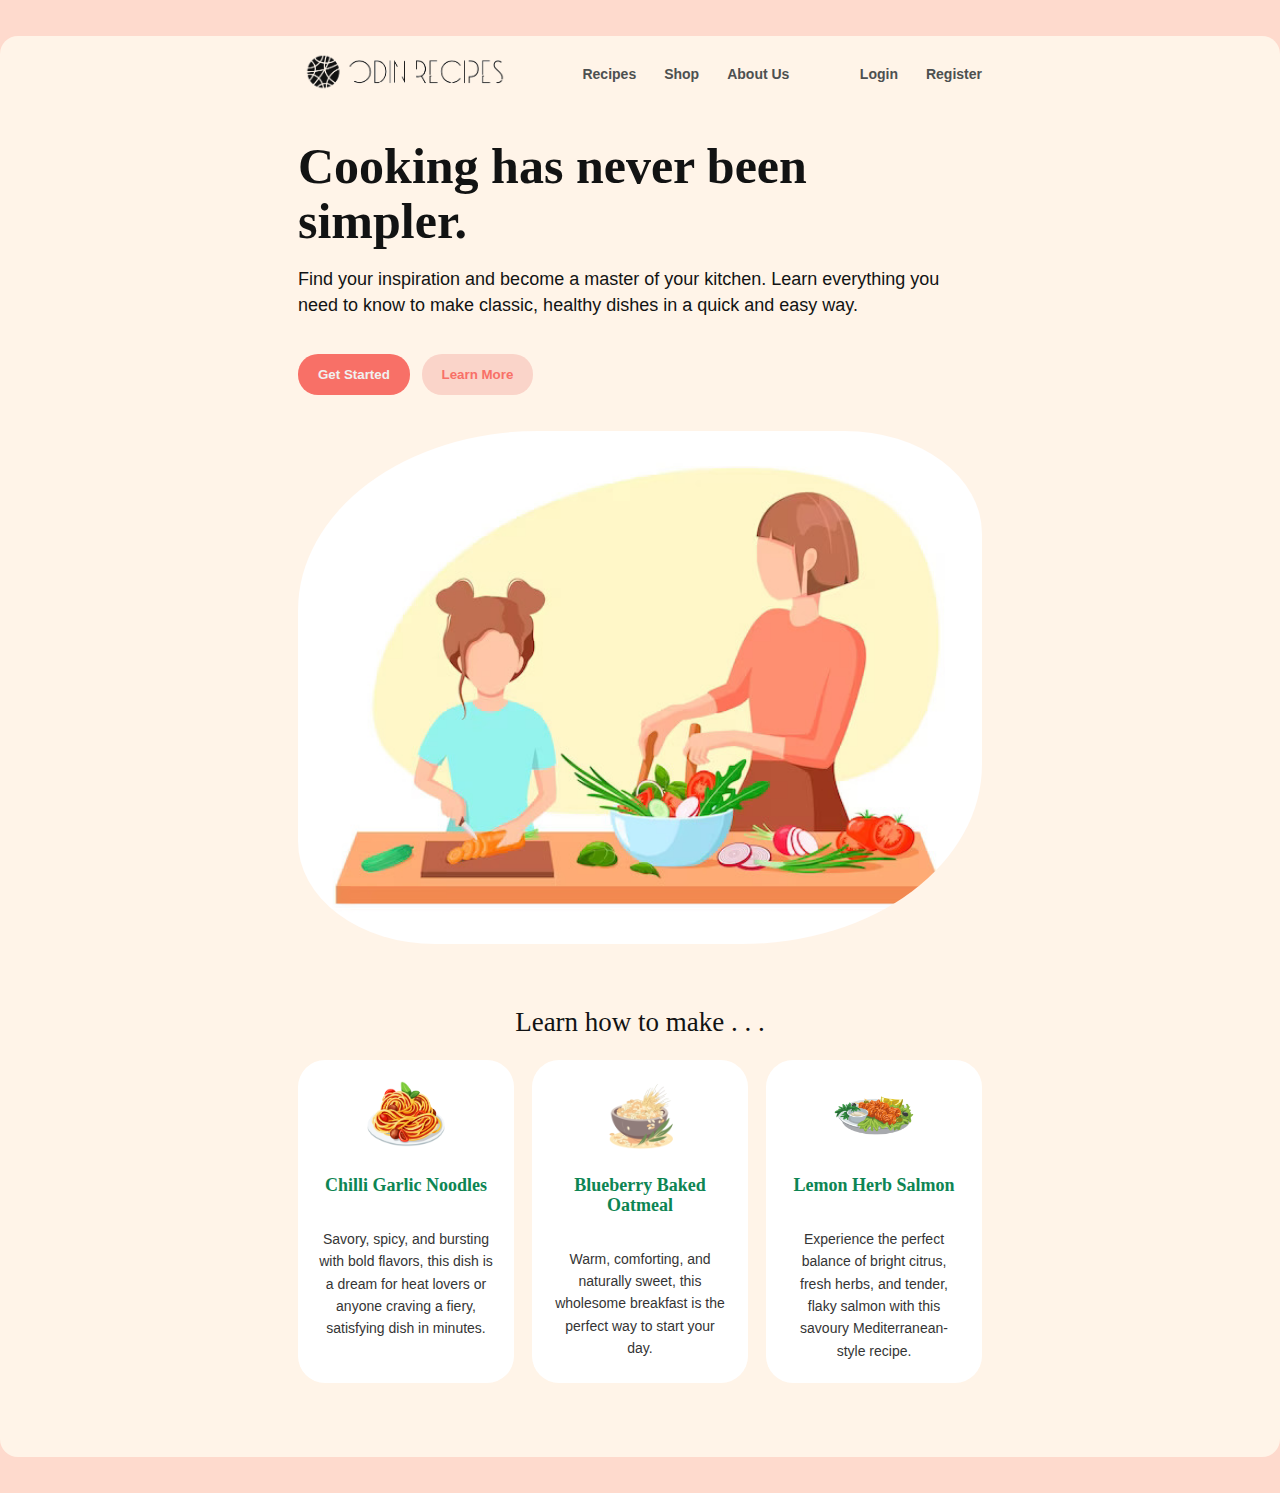
<file: index.html>
<!DOCTYPE html>
<html lang="en">
<head>
  <meta charset="UTF-8">
  <meta name="viewport" content="width=device-width, initial-scale=1.0">
  <title>Odin Recipes</title>
  <link rel="stylesheet" href="style.css">
</head>
<body>
  <div class="site-container">
    <header class="site-header">
      <div class="top-nav-content">
        <div class="top-nav-logo">
          <a href="./index.html"><img src="./images/odin-recipes-logo-fff4e8.png" alt="odin-recipes-logo" width="439" height="83"></a>
        </div>
        <nav class="top-nav-menu">
          <ul class="main items">
            <li>Recipes</li>
            <li>Shop</li>
            <li>About Us</li>
          </ul>
        </nav>
        <div class="top-nav-login">
          <ul class="login items">
            <li>Login</li>
            <li>Register</li>
          </ul>    
        </div>
      </div>
    </header>
    <main class="site-main">
      <div class="main-content-wrapper">
        <section class="post-header">
          <div class="text-container">
            <h1 class="text">Cooking has never been simpler.</h1>
            <p class="text">Find your inspiration and become a master of your kitchen. Learn everything you need to know to make classic, healthy dishes in a quick and easy way.</p>
            <div class="button-container">
              <button class="green-button">Get Started</button>
              <button class="muted-button">Learn More</button>
            </div>
          </div>
          <div class="image-wrapper">
            <img src="./images/healthy-cooking.jpg" alt="Mother and daughter preparing ingredients on kitchen counter" width="626" height="469">
          </div>
        </section>
        <section class="module">
          <h2>Learn how to make . . .</h2>
          <div class="card-container">
            <div class="card two">
              <div class="image-container">
                <img src="./images/noodles.png" alt="Noodles"/ width="3299" height="2716">
              </div>
              <h3>Chilli Garlic Noodles</h3>
              <p>Savory, spicy, and bursting with bold flavors, this dish is a dream for heat lovers or anyone craving a fiery, satisfying dish in minutes.</p>
            </div>
            <div class="card one">
              <div class="image-container">
                <img src="./images/oatmeal.png" alt="Oatmeal"/ width="360" height="360">
              </div>
              <h3>Blueberry Baked Oatmeal</h3>
              <p>Warm, comforting, and naturally sweet, this wholesome breakfast is the perfect way to start your day.</p>
            </div>
            <div class="card three">
              <div class="image-container">
                <img src="./images/salmon2.png" alt="Salmon"/ width="1280" height="969">
              </div>
              <a href="./recipes/lemon-herb-salmon.html">
                <h3>Lemon Herb Salmon</h3>
              </a>
              <p>Experience the perfect balance of bright citrus, fresh herbs, and tender, flaky salmon with this savoury Mediterranean-style recipe.</p>
            </div>
          </div>
        </section>
      </div>
    </main>
    <footer class="site-footer"></footer>
  </div>
</body>
</html>
</file>
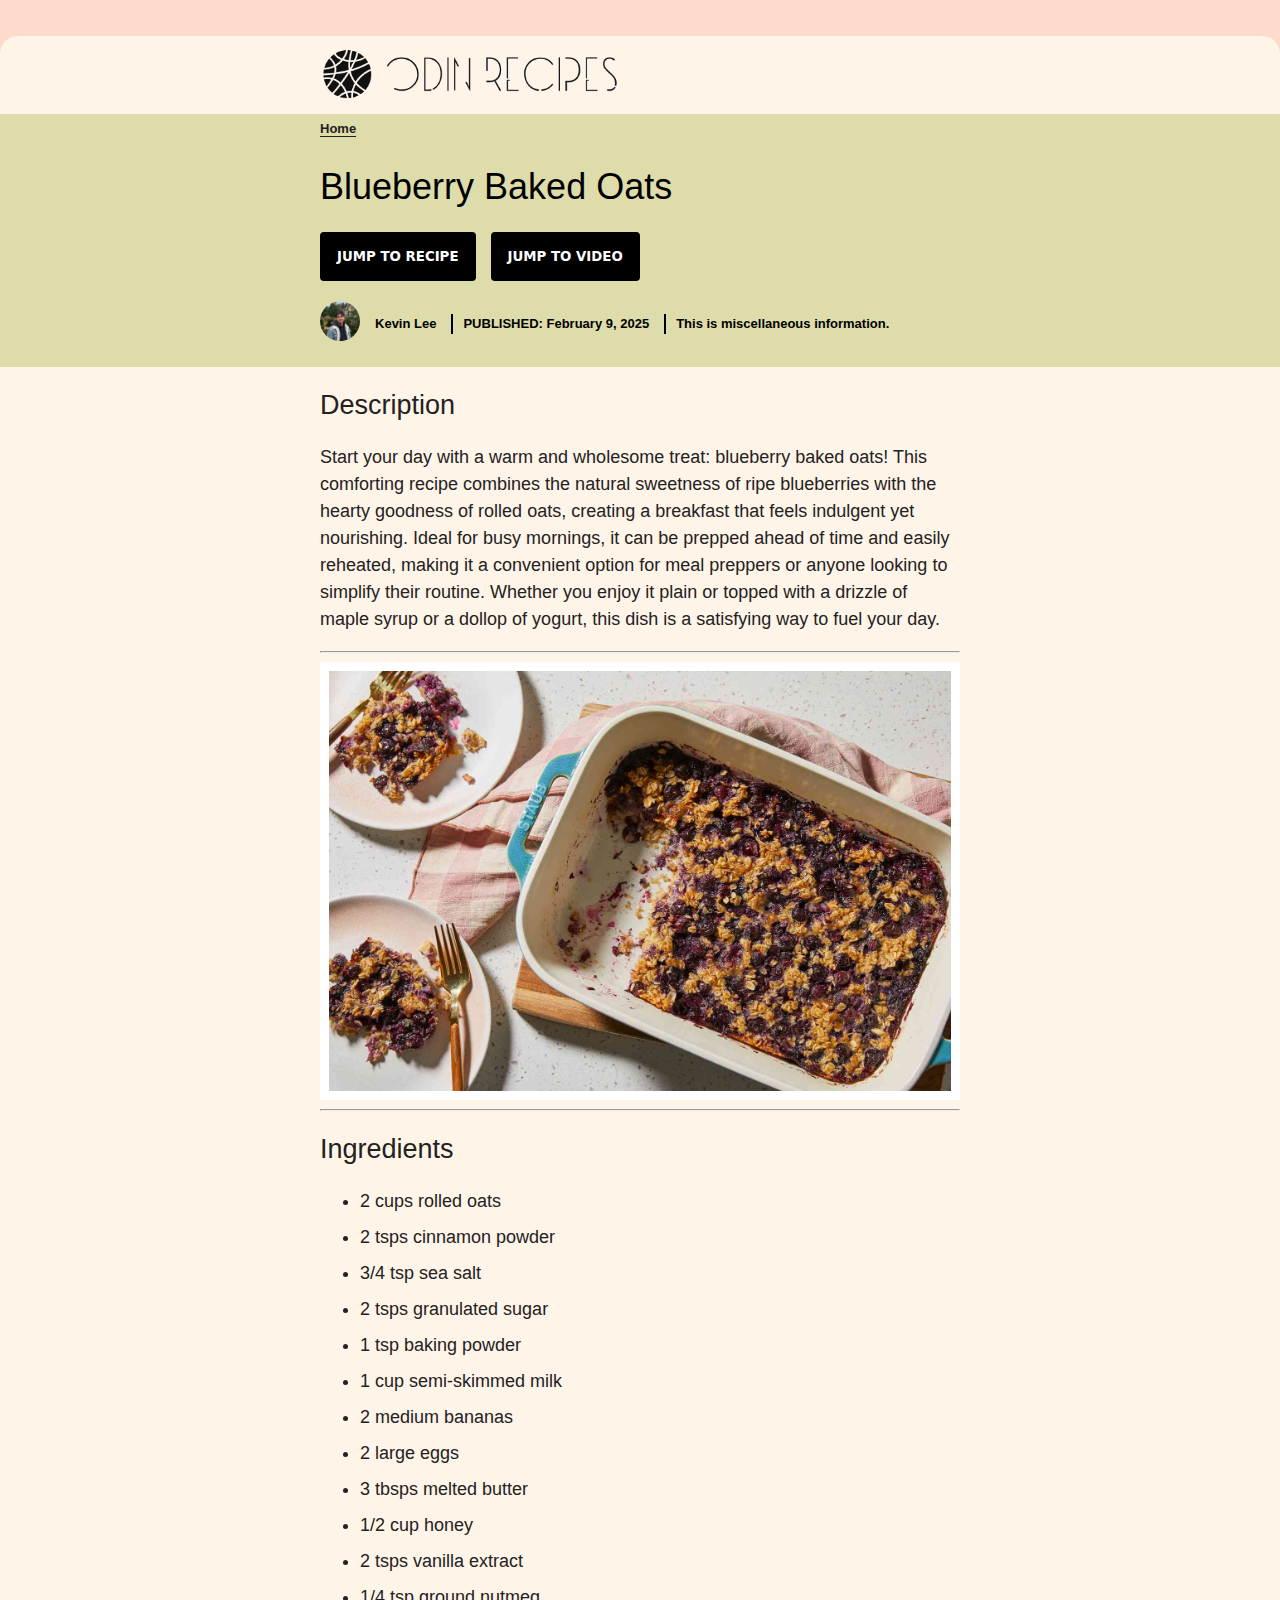
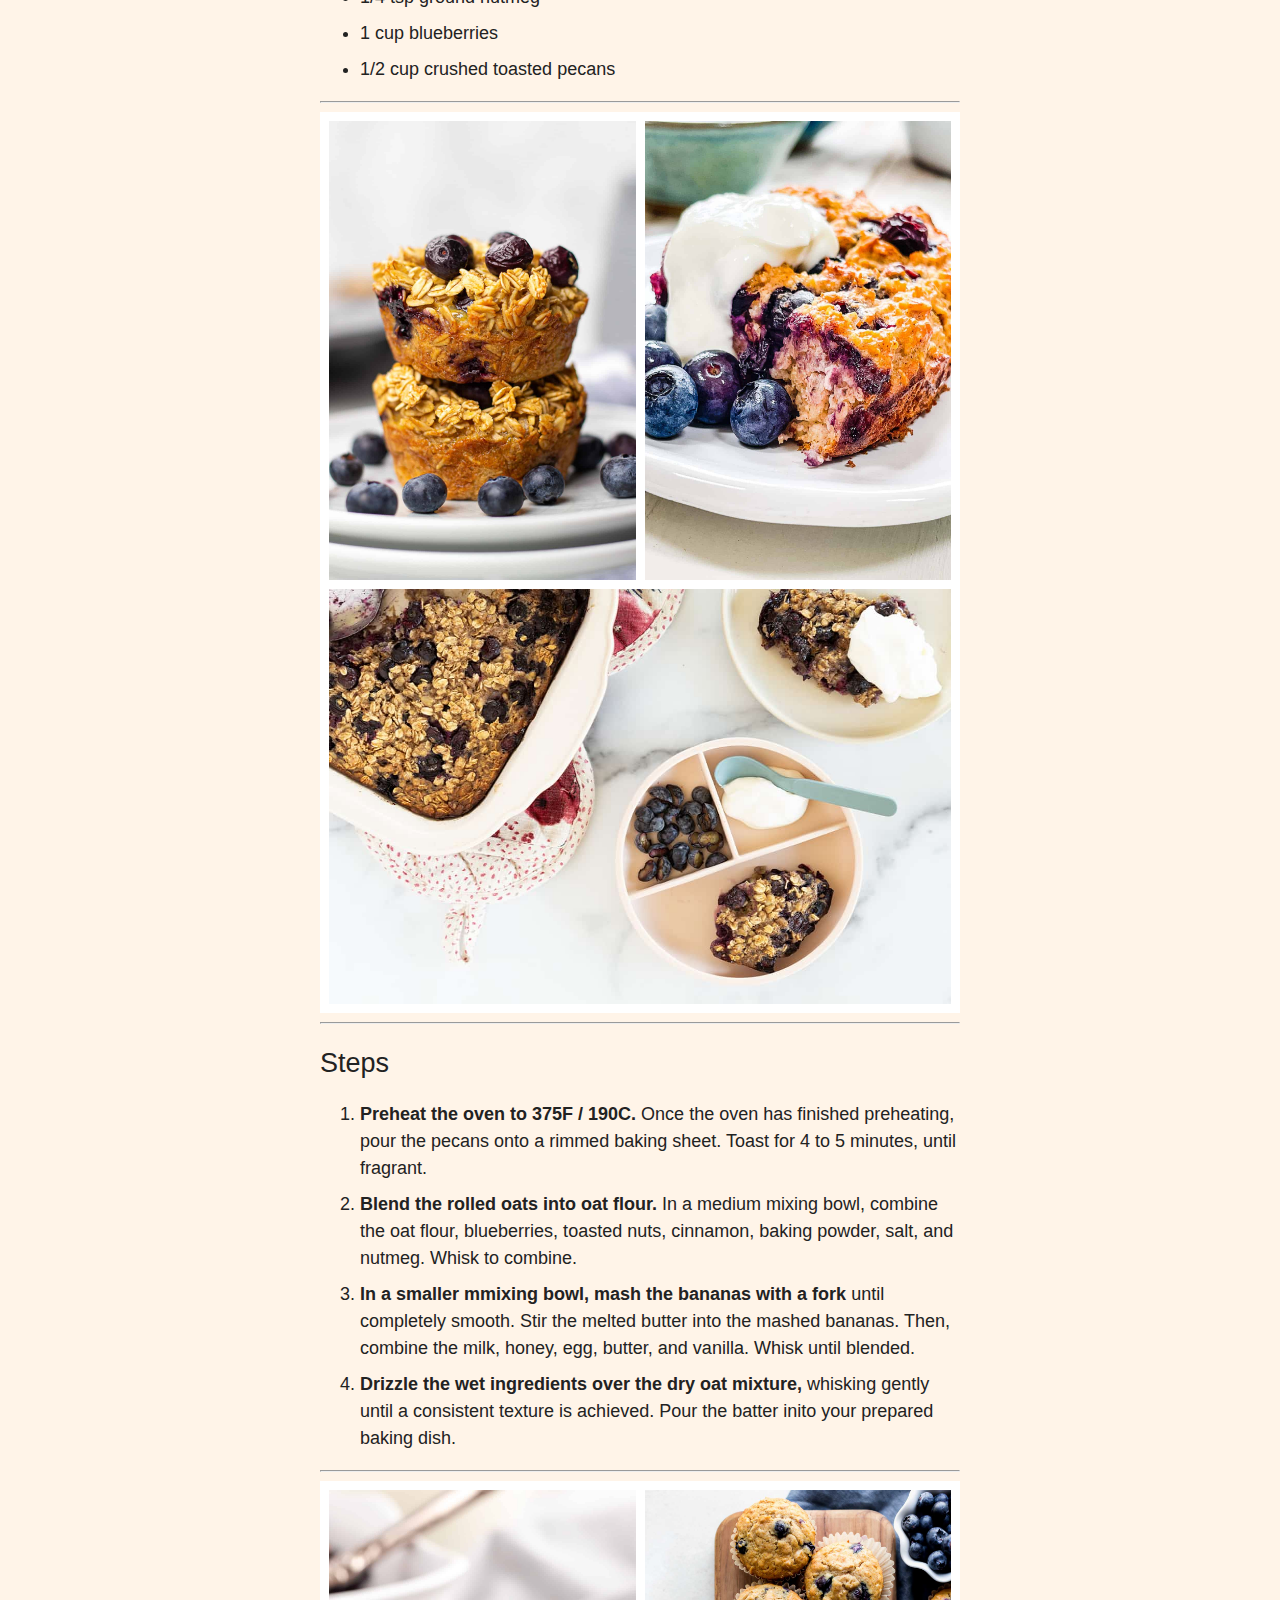
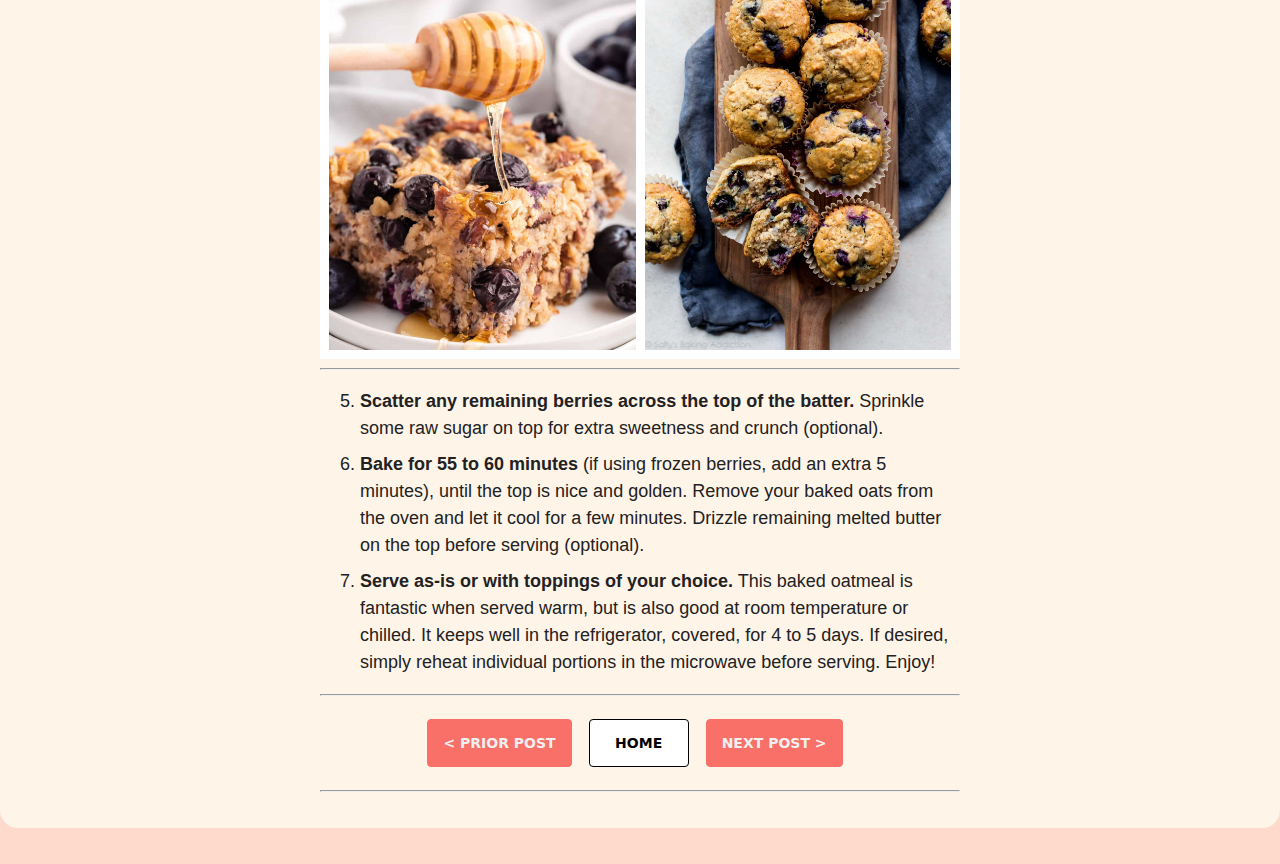
<file: recipes/blueberry-baked-oats.html>
<!DOCTYPE html>
<html lang="en">
<head>
  <meta charset="UTF-8">
  <meta name="viewport" content="width=device-width, initial-scale=1.0">
  <title>Blueberry Baked Oats | Odin Recipes</title>
  <link rel="stylesheet" href="./blueberry-baked-oats.css">
</head>
<body>
  <div class="site-container">
    <header class="site-header">
      <div class="site-header-inner">
        <div class="site-header-logo">
          <img src="../images/odin-recipes-logo-fff4e8.png">
        </div>
      </div>
    </header>
    <header class="entry-header">
      <div class="entry-header-inner">
        <div class="breadcrumbs">
          <a href="../index.html">Home</a>
        </div>
        <div class="entry-header-title">
          <h1>Blueberry Baked Oats</h1>
        </div>
        <div class="entry-header-links">
          <a href="#recipe-start"><button>JUMP TO RECIPE</button></a>
          <a href="https://www.youtube.com/watch?v=4lbGA4ntBUc"><button>JUMP TO VIDEO</button></a>
        </div>
        <div class="entry-header-meta">
          <div class="entry-author-img">
            <img src="../images/kevin-lee.png" alt="Auth-Image" width="737" height="737">
          </div>
          <div class="entry-author">  
            <p>Kevin Lee</p>
          </div>
          <div class="entry-date">
            <p>PUBLISHED: February 9, 2025</p>
          </div>
          <div class="entry-misc">
            <p>This is miscellaneous information.</p>
          </div>
        </div>
      </div>
    </header>
    <main class="site-content">
      <div class="description">
        <div>
          <h2>Description</h2>
          <p>Start your day with a warm and wholesome treat: blueberry baked oats! This comforting recipe combines the natural sweetness of ripe blueberries with the hearty goodness of rolled oats, creating a breakfast that feels indulgent yet nourishing. Ideal for busy mornings, it can be prepped ahead of time and easily reheated, making it a convenient option for meal preppers or anyone looking to simplify their routine. Whether you enjoy it plain or topped with a drizzle of maple syrup or a dollop of yogurt, this dish is a satisfying way to fuel your day.</p>
        </div>
      </div>
      <hr>
      <div class="image-container">
        <img class="intro-img" src="../images/bb-oatmeal1.jpg" alt="Baked blueberry oats being served from a deep baking pan" width="1500" length="1013">
      </div>
      <hr>
      <div id="recipe-start" class="ingredients">
        <h2>Ingredients</h2>
        <ul>
          <li>2 cups rolled oats</li>
          <li>2 tsps cinnamon powder</li>
          <li>3/4 tsp sea salt</li>
          <li>2 tsps granulated sugar</li>
          <li>1 tsp baking powder</li>
          <li>1 cup semi-skimmed milk</li>
          <li>2 medium bananas</li>
          <li>2 large eggs</li>
          <li>3 tbsps melted butter</li>
          <li>1/2 cup honey</li>
          <li>2 tsps vanilla extract</li>
          <li>1/4 tsp ground nutmeg</li>
          <li>1 cup blueberries</li>
          <li>1/2 cup crushed toasted pecans</li>
        </ul>
      </div>
      <hr>
      <div class="image-container">
        <img class="middle-img" src="../images/bb-oatmeal2.jpg" alt="Blueberry" width="1200" height="1800">
        <img class="middle-img" src="../images/bb-oatmeal4.jpg" alt="Blueberry" width="1200" height="1600">
        <img class="middle-img" src="../images/bb-oatmeal6.jpg" alt="Blueberry" width="1200" height="800">
      </div>
      <hr>
      <div class="steps-1">
        <h2>Steps</h2>
        <ol>
          <li><b>Preheat the oven to 375F / 190C.</b> Once the oven has finished preheating, pour the pecans onto a rimmed baking sheet. Toast for 4 to 5 minutes, until fragrant.</li>
          <li><b>Blend the rolled oats into oat flour.</b> In a medium mixing bowl, combine the oat flour, blueberries, toasted nuts, cinnamon, baking powder, salt, and nutmeg. Whisk to combine.</li>
          <li><b>In a smaller mmixing bowl, mash the bananas with a fork</b> until completely smooth. Stir the melted butter into the mashed bananas. Then, combine the milk, honey, egg, butter, and vanilla. Whisk until blended.</li>
          <li><b>Drizzle the wet ingredients over the dry oat mixture,</b> whisking gently until a consistent texture is achieved. Pour the batter inito your prepared baking dish.</li>
      </ol>
      </div>
      <hr>
      <div class="image-container">
        <img class="middle-img" src="../images/bb-oatmeal8.jpg" alt="Blueberry" width="1200" height="1800">
        <img class="middle-img" src="../images/bb-oatmeal5.jpg" alt="Blueberry" width="1200" height="1800">
      </div>
      <hr>
      <div class="steps-2">
        <ol start="5">
          <li><b>Scatter any remaining berries across the top of the batter.</b> Sprinkle some raw sugar on top for extra sweetness and crunch (optional).</li>
          <li><b>Bake for 55 to 60 minutes</b> (if using frozen berries, add an extra 5 minutes), until the top is nice and golden. Remove your baked oats from the oven and let it cool for a few minutes. Drizzle remaining melted butter on the top before serving (optional).
          <li><b>Serve as-is or with toppings of your choice.</b> This baked oatmeal is fantastic when served warm, but is also good at room temperature or chilled. It keeps well in the refrigerator, covered, for 4 to 5 days. If desired, simply reheat individual portions in the microwave before serving. Enjoy!</li>
        </ol>  
      </div>
    </main>
    <footer class="site-footer">
      <div class="site-footer-inner">
        <hr>
        <nav class="bot-nav-content">
          <a class="prior-next" href="./chilli-garlic-noodles.html"><button>&#60 Prior Post</button></a>
          <a class="bot-nav-home" href="../index.html"><button>Home</button></a>
          <a class="prior-next" href="./lemon-herb-salmon.html"><button>Next Post &#62</button></a>
        </nav>
        <hr><br>
      </div>
    </footer>
  </div>
</body>
</html>
</file>
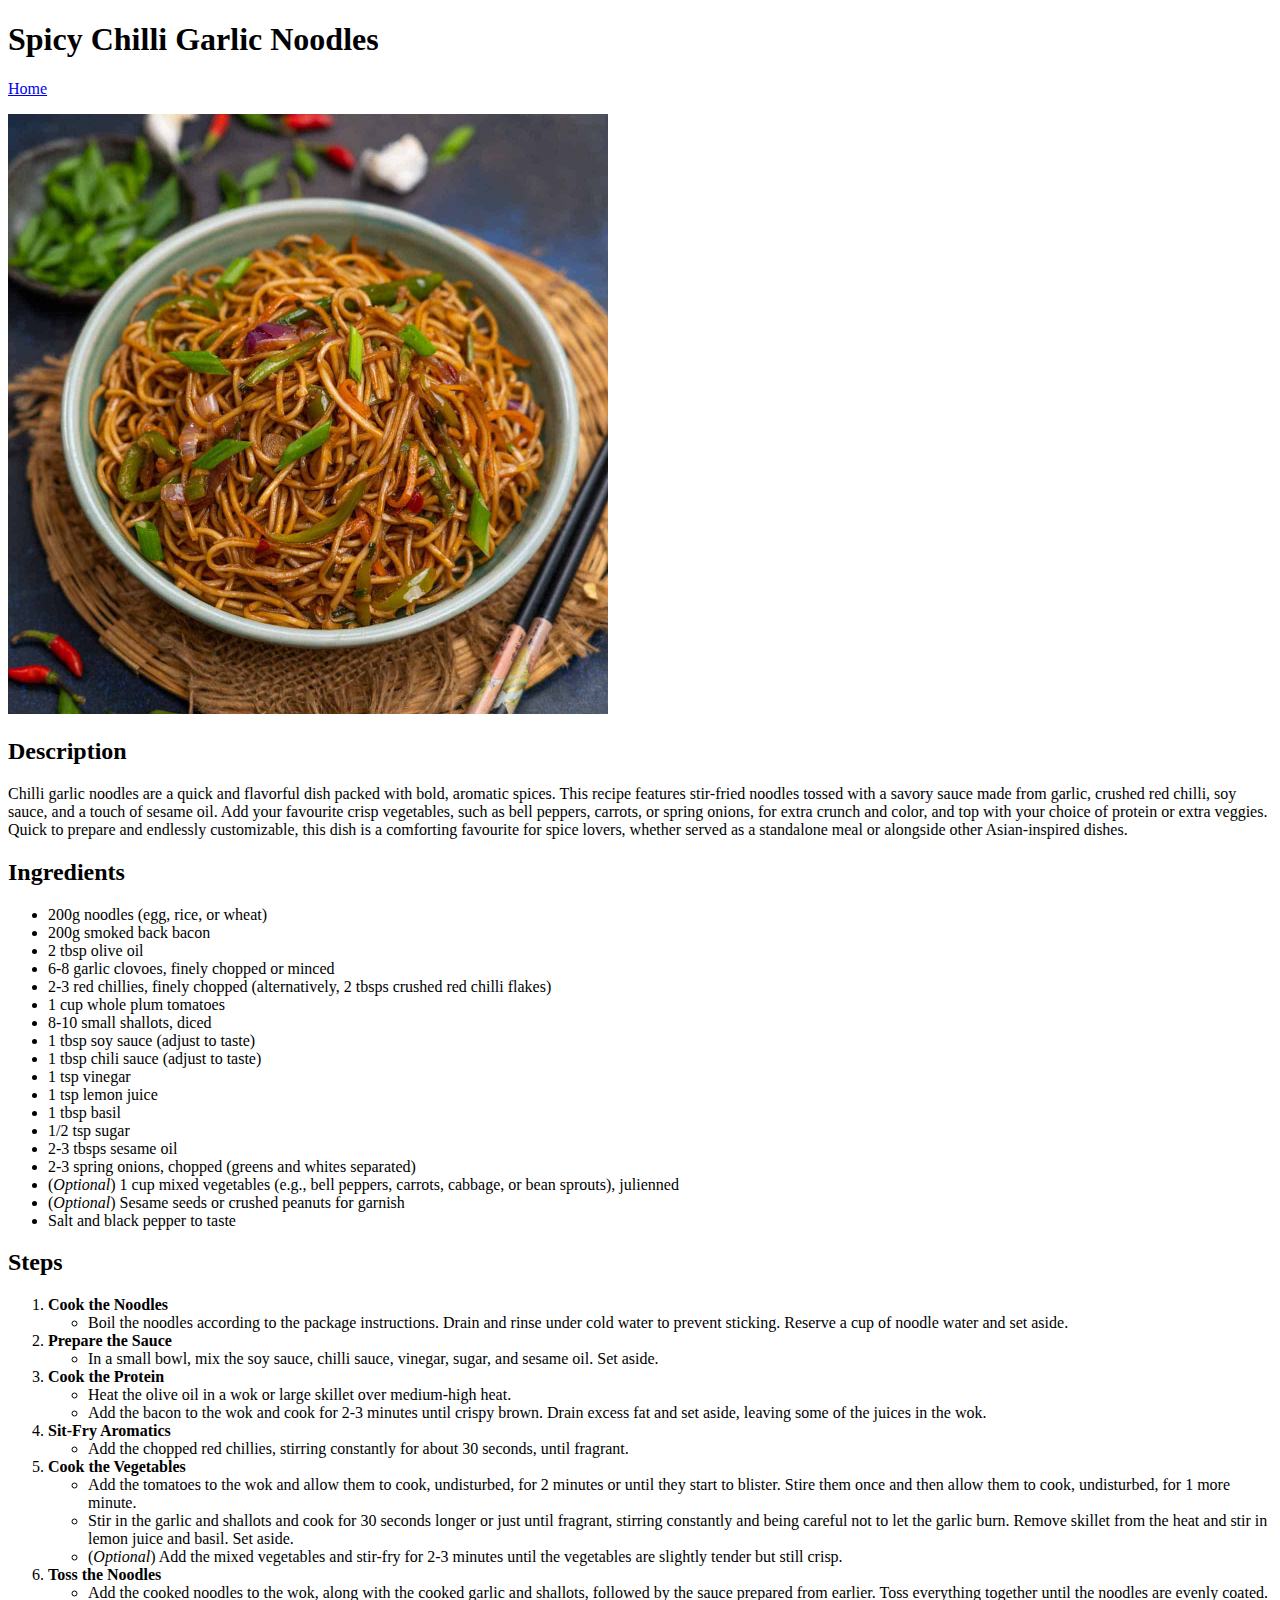
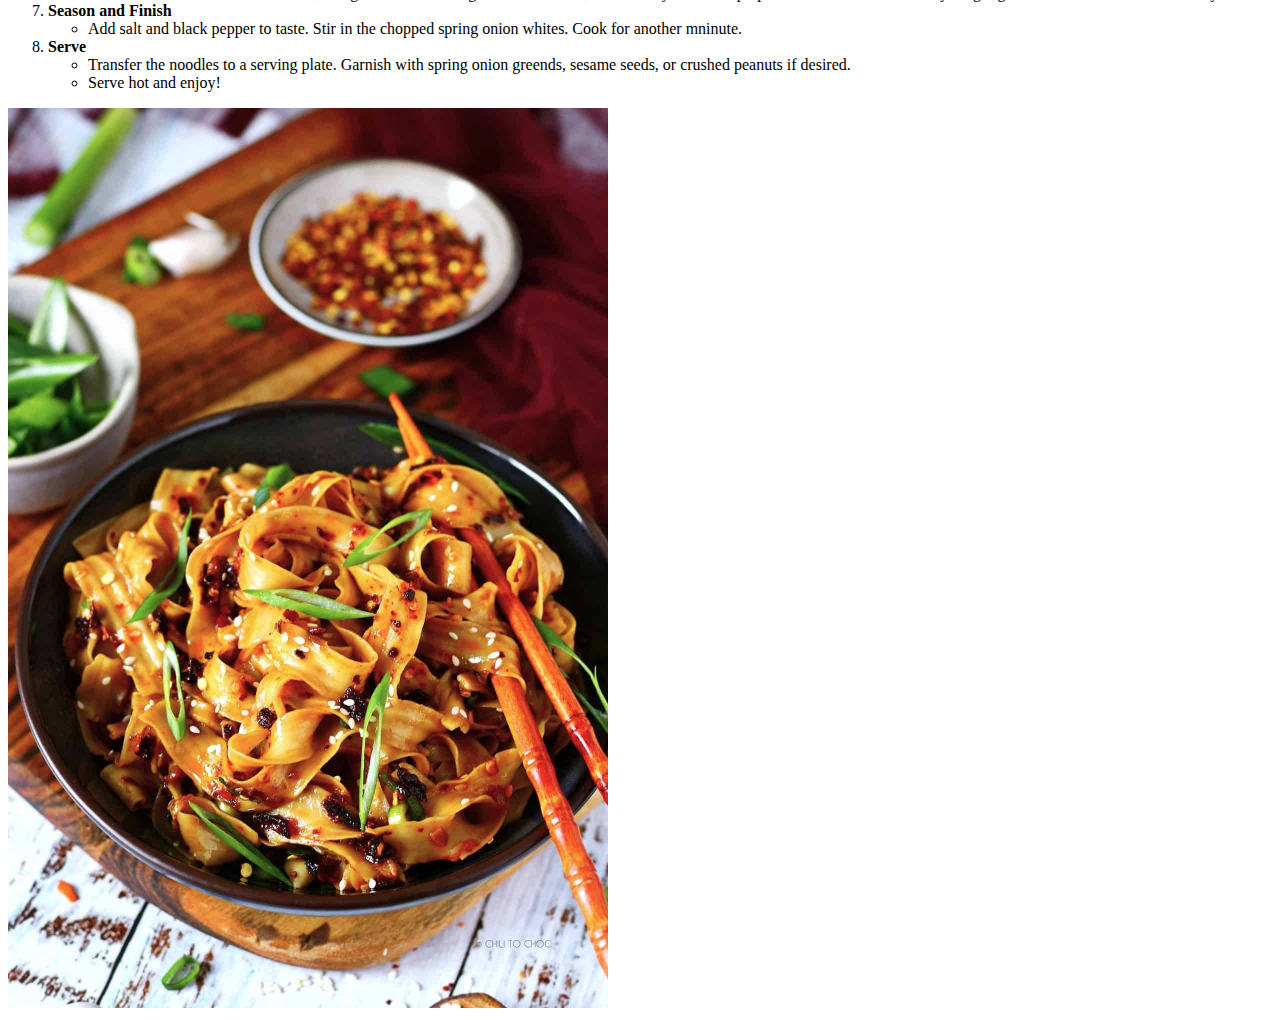
<file: recipes/chilli-garlic-noodles.html>
<!DOCTYPE html>
<html lang="en">
<head>
    <meta charset="UTF-8">
    <meta name="viewport" content="device=device-width, initial-scale=1.0">
    <title>Spicy Chilli Garlic Noodles | Odin Recipes</title>
</head>
<body>
    <h1>Spicy Chilli Garlic Noodles</h1>
        <p><a href="../index.html">Home</a></p>

    <img src="../images/cg-noodles1.jpg" alt="A white bowl containing chilli garliic noodles topped with bell peppers and onion, sitting on a hemp dining mat." width="600" length="600">

    <h2>Description</h2>
        <p>Chilli garlic noodles are a quick and flavorful dish packed with bold, aromatic spices. This recipe features stir-fried noodles tossed with a savory sauce made from garlic, crushed red chilli, soy sauce, and a touch of sesame oil. Add your favourite crisp vegetables, such as bell peppers, carrots, or spring onions, for extra crunch and color, and top with your choice of protein or extra veggies. Quick to prepare and endlessly customizable, this dish is a comforting favourite for spice lovers, whether served as a standalone meal or alongside other Asian-inspired dishes.</p>
    
    <h2>Ingredients</h2>
        <ul>
            <li>200g noodles (egg, rice, or wheat)</li>
            <li>200g smoked back bacon</li>
            <li>2 tbsp olive oil</li>
            <li>6-8 garlic clovoes, finely chopped or minced</li>
            <li>2-3 red chillies, finely chopped (alternatively, 2 tbsps crushed red chilli flakes)</li>
            <li>1 cup whole plum tomatoes</li>
            <li>8-10 small shallots, diced</li>
            <li>1 tbsp soy sauce (adjust to taste)</li>
            <li>1 tbsp chili sauce (adjust to taste)</li>
            <li>1 tsp vinegar</li>
            <li>1 tsp lemon juice</li>
            <li>1 tbsp basil</li>
            <li>1/2 tsp sugar</li>
            <li>2-3 tbsps sesame oil</li>
            <li>2-3 spring onions, chopped (greens and whites separated)</li>
            <li>(<em>Optional</em>) 1 cup mixed vegetables (e.g., bell peppers, carrots, cabbage, or bean sprouts), julienned</li>
            <li>(<em>Optional</em>) Sesame seeds or crushed peanuts for garnish</li>
            <li>Salt and black pepper to taste</li>
        </ul>

    <h2>Steps</h2>
        <ol>
            <li><strong>Cook the Noodles</strong>
                <ul>
                    <li>Boil the noodles according to the package instructions. Drain and rinse under cold water to prevent sticking. Reserve a cup of noodle water and set aside.</li>
                </ul>
            </li>
            <li><strong>Prepare the Sauce</strong>
                <ul>
                    <li>In a small bowl, mix the soy sauce, chilli sauce, vinegar, sugar, and sesame oil. Set aside.</li>
                </ul>
            </li>
            <li><strong>Cook the Protein</strong>
                <ul>
                    <li>Heat the olive oil in a wok or large skillet over medium-high heat.</li>
                    <li>Add the bacon to the wok and cook for 2-3 minutes until crispy brown. Drain excess fat and set aside, leaving some of the juices in the wok.</li>
                </ul>
            </li>
            <li><strong>Sit-Fry Aromatics</strong>
                <ul>
                    <li>Add the chopped red chillies, stirring constantly for about 30 seconds, until fragrant.</li>
                </ul>
            </li>
            <li><strong>Cook the Vegetables</strong>
                <ul>
                    <li>Add the tomatoes to the wok and allow them to cook, undisturbed, for 2 minutes or until they start to blister. Stire them once and then allow them to cook, undisturbed, for 1 more minute. </li>
                    <li>Stir in the garlic and shallots and cook for 30 seconds longer or just until fragrant, stirring constantly and being careful not to let the garlic burn. Remove skillet from the heat and stir in lemon juice and basil. Set aside.</li>
                    <li>(<em>Optional</em>) Add the mixed vegetables and stir-fry for 2-3 minutes until the vegetables are slightly tender but still crisp.</li>
                </ul>
            </li>
            <li><strong>Toss the Noodles</strong>
                <ul>
                    <li>Add the cooked noodles to the wok, along with the cooked garlic and shallots, followed by the sauce prepared from earlier. Toss everything together until the noodles are evenly coated.</li>
                </ul>
            </li>
            <li><strong>Season and Finish</strong>
                <ul>
                    <li>Add salt and black pepper to taste. Stir in the chopped spring onion whites. Cook for another mninute.</li>
                </ul>
            </li>
            <li><strong>Serve</strong>
                <ul>
                    <li>Transfer the noodles to a serving plate. Garnish with spring onion greends, sesame seeds, or crushed peanuts if desired.</li>
                    <li>Serve hot and enjoy!</li>
                </ul>
            </li>
        </ol>

        <img src="../images/cg-noodles2.jpg" alt="Bowl of noodles served with sesame seeds." width="600" length="900">

</body>
</html>
</file>
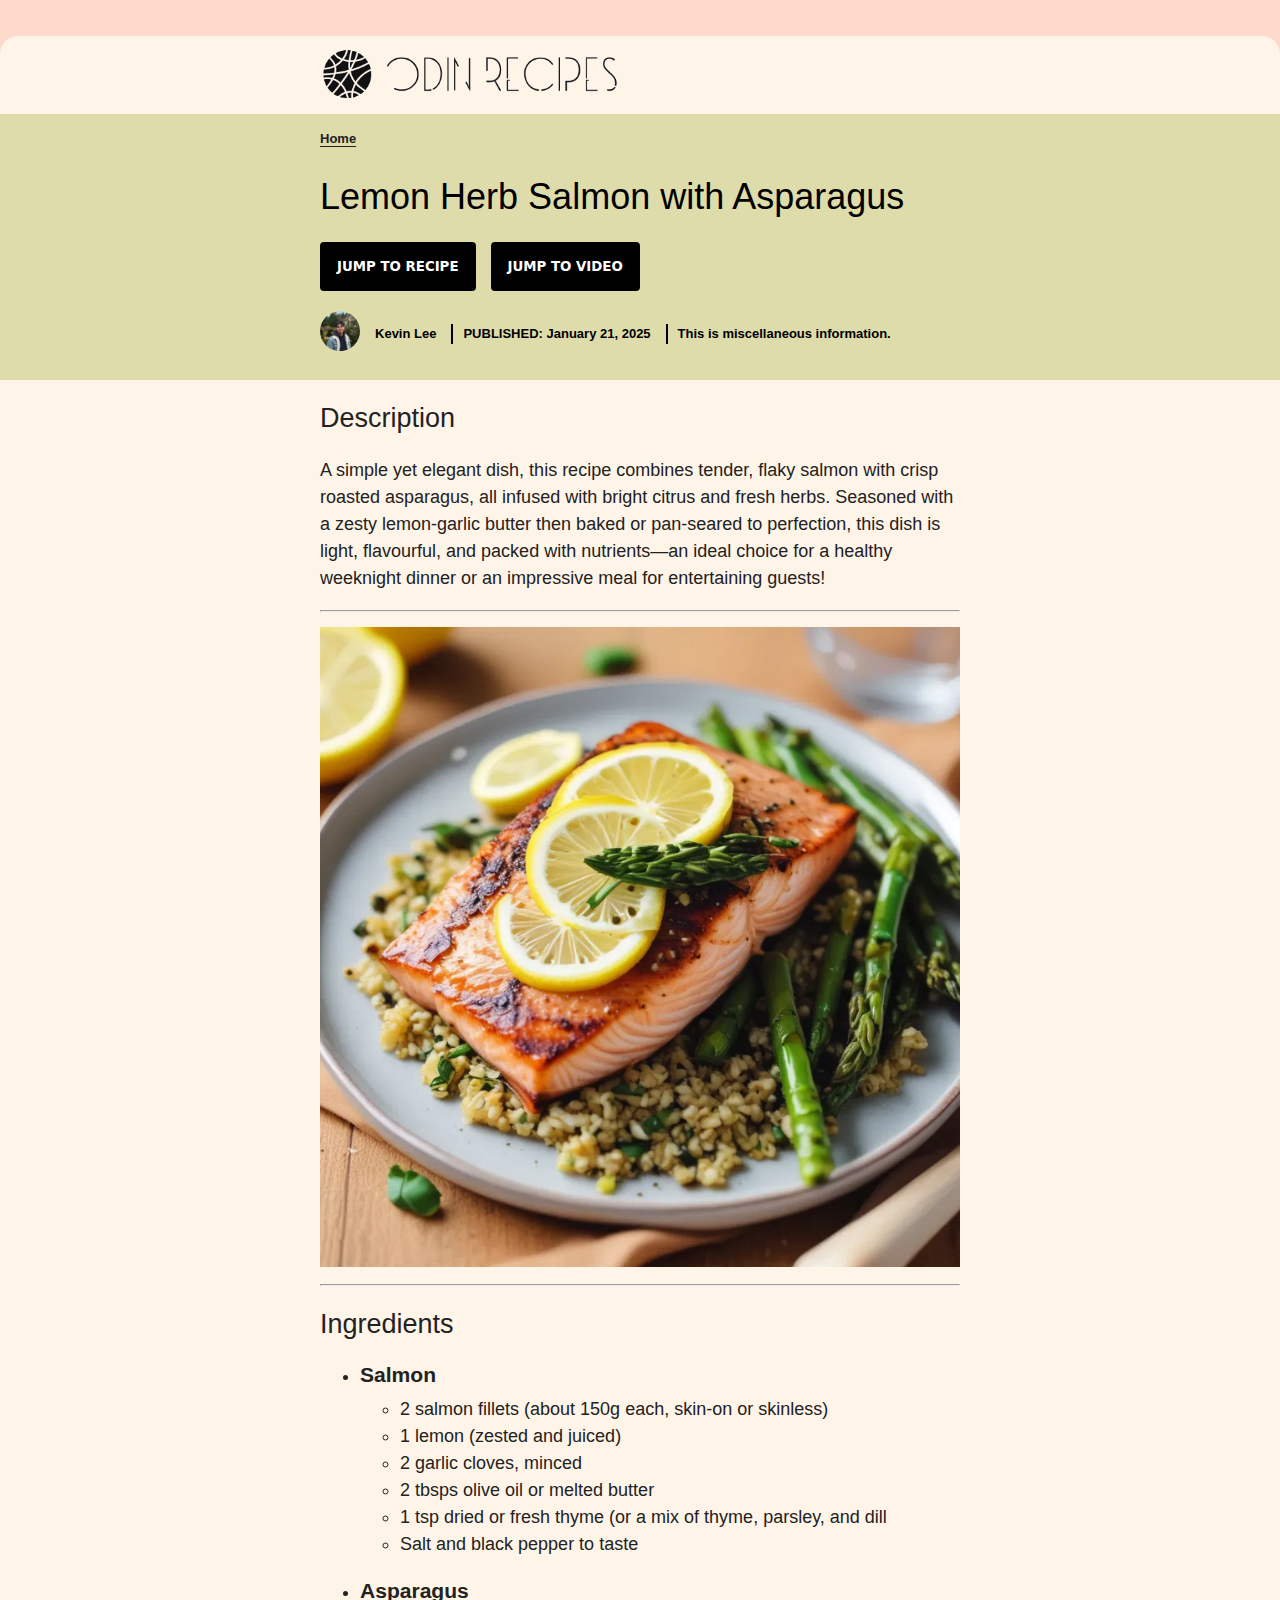
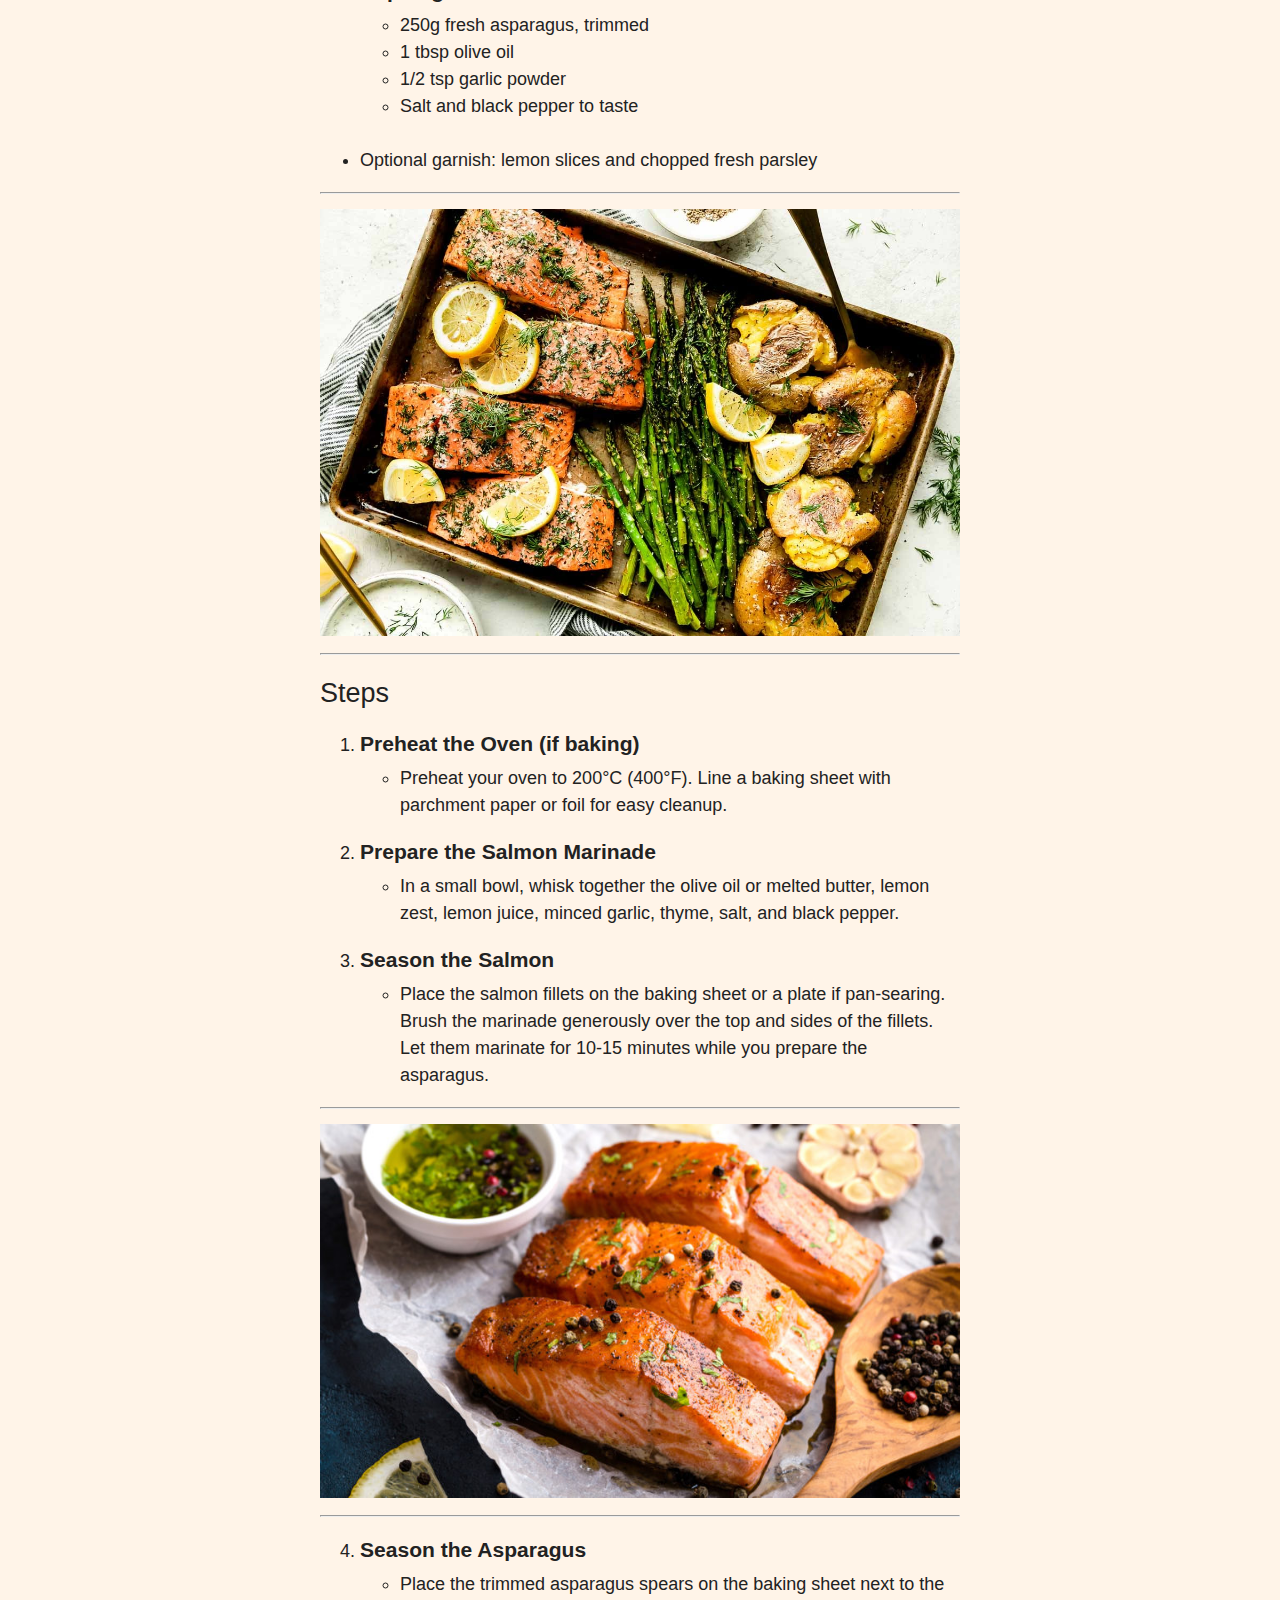
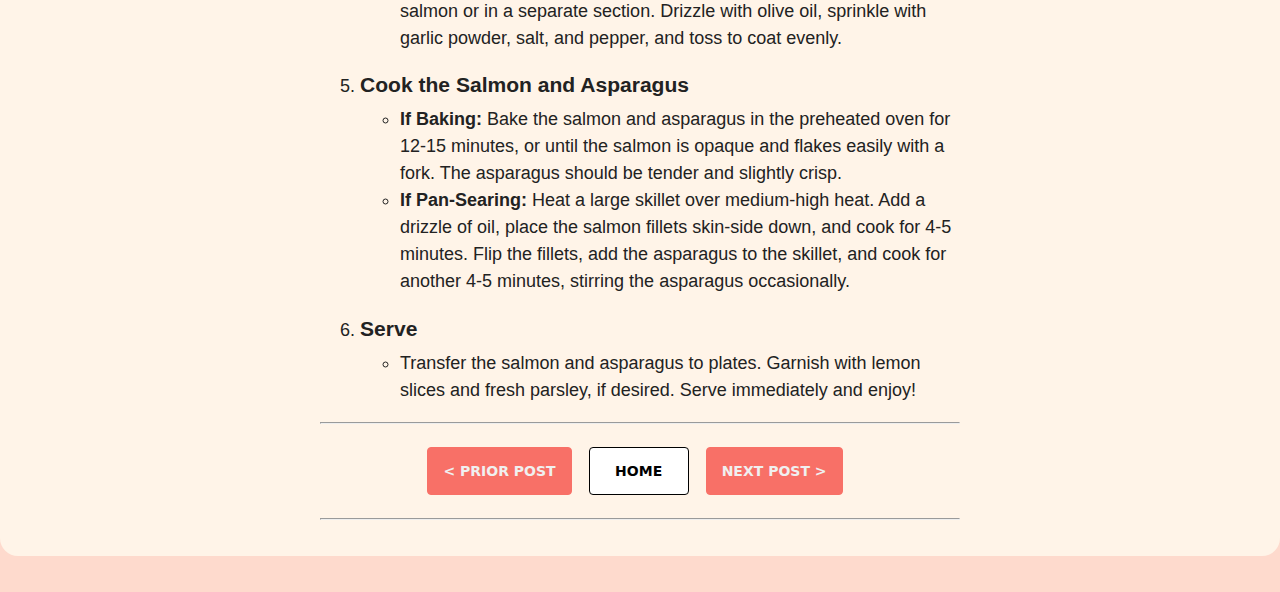
<file: recipes/lemon-herb-salmon.html>
<!DOCTYPE html>
<html lang="en">
<head>
  <meta charset="UTF-8">
  <meta http-equiv="X-UA-Compatible" content="IE=edge">
  <meta name="viewport" content="width=device-width, initial-scale=1.0">
  <title>Document</title>
  <link rel="stylesheet" href="lemon-herb-salmon.css">
</head>
<body>
  <div class="site-container">
    <header class="site-header">
      <div class="site-header-inner">
        <div class="site-header-logo">
          <img src="../images/odin-recipes-logo-fff4e8.png">
        </div>
      </div>
    </header>
    <header class="entry-header">
      <div class="entry-header-inner">
        <div class="breadcrumbs">
          <a href="../index.html">Home</a>
        </div>
        <div class="entry-header-title">
          <h1>Lemon Herb Salmon with Asparagus</h1>
        </div>
        <div class="entry-header-links">
          <a href="#recipe-start"><button>JUMP TO RECIPE</button></a>
          <a href="https://www.youtube.com/watch?v=eEOjBR9aWzE"><button>JUMP TO VIDEO</button></a>
        </div>
        <div class="entry-header-meta">
          <div class="entry-author-img">
            <img src="../images/kevin-lee.png" alt="Auth-Image" width="737" height="737">
          </div>
          <div class="entry-author">  
            <p>Kevin Lee</p>
          </div>
          <div class="entry-date">
            <p>PUBLISHED: January 21, 2025</p>
          </div>
          <div class="entry-misc">
            <p>This is miscellaneous information.</p>
          </div>
        </div>
      </div>
    </header>
    <main class="site-content">
      <div class="description">
        <div>
          <h2>Description</h2>
          <p>A simple yet elegant dish, this recipe combines tender, flaky salmon with crisp roasted asparagus, all infused with bright citrus and fresh herbs. Seasoned with a zesty lemon-garlic butter then baked or pan-seared to perfection, this dish is light, flavourful, and packed with nutrients—an ideal choice for a healthy weeknight dinner or an impressive meal for entertaining guests!</p>
        </div>
      </div>
      <hr>
      <img class="intro-img" src="../images/lh-salmon1.png" alt="Salmon topped with lemon slices and asparagus on a plate">
      <hr>
      <div id="recipe-start" class="ingredients">
        <h2>Ingredients</h2>
          <ul>
            <li><h3>Salmon</h3>
              <ul>
                <li>2 salmon fillets (about 150g each, skin-on or skinless)</li>
                <li>1 lemon (zested and juiced)</li>
                <li>2 garlic cloves, minced</li>
                <li>2 tbsps olive oil or melted butter</li>
                <li>1 tsp dried or fresh thyme (or a mix of thyme, parsley, and dill</li>
                <li>Salt and black pepper to taste</li>
              </ul>
            </li>
            <li><h3>Asparagus</h3>
              <ul>
                <li>250g fresh asparagus, trimmed</li>
                <li>1 tbsp olive oil</li>
                <li>1/2 tsp garlic powder</li>
                <li>Salt and black pepper to taste</li>
              </ul>
            </li><br>
            <li>Optional garnish: lemon slices and chopped fresh parsley</li>
          </ul>
      </div>
      <hr>
      <img class="middle-img" src="../images/lh-salmon3.jpg" alt="Sheet pan salmon and asparagus with crispy smashed potatoes" width="1200" height="800">
      <hr>
      <div class="steps-1">
        <h2>Steps</h2>
        <ol>
          <li><h3>Preheat the Oven (if baking)</h3>
            <ul>
              <li>Preheat your oven to 200°C (400°F). Line a baking sheet with parchment paper or foil for easy cleanup.</li>
            </ul>
          </li>
          <li><h3>Prepare the Salmon Marinade</h3>
            <ul>
              <li>In a small bowl, whisk together the olive oil or melted butter, lemon zest, lemon juice, minced garlic, thyme, salt, and black pepper.</li>
            </ul>
          </li>
          <li><h3>Season the Salmon</h3>
            <ul>
              <li>Place the salmon fillets on the baking sheet or a plate if pan-searing. Brush the marinade generously over the top and sides of the fillets. Let them marinate for 10-15 minutes while you prepare the asparagus.</li>
            </ul>
          </li>
        </ol>
      </div>
      <hr>
      <img class="season-img" src="../images/lh-salmon2.jpg" alt="Salmon baked with smoked paprika and herb butter" width="770" height="450">
      <hr>
      <div class="steps-2">
        <ol start="4">
          <li><h3>Season the Asparagus</h3>
            <ul>
              <li>Place the trimmed asparagus spears on the baking sheet next to the salmon or in a separate section. Drizzle with olive oil, sprinkle with garlic powder, salt, and pepper, and toss to coat evenly.</li>
            </ul>
          </li>
          <li><h3>Cook the Salmon and Asparagus</h3>
            <ul>
              <li><strong>If Baking:</strong> Bake the salmon and asparagus in the preheated oven for 12-15 minutes, or until the salmon is opaque and flakes easily with a fork. The asparagus should be tender and slightly crisp.</li>
              <li><strong>If Pan-Searing:</strong> Heat a large skillet over medium-high heat. Add a drizzle of oil, place the salmon fillets skin-side down, and cook for 4-5 minutes. Flip the fillets, add the asparagus to the skillet, and cook for another 4-5 minutes, stirring the asparagus occasionally.</li>
            </ul>
          </li>
          <li><h3>Serve</h3>
            <ul>
              <li>Transfer the salmon and asparagus to plates. Garnish with lemon slices and fresh parsley, if desired. Serve immediately and enjoy!</li>
            </ul>
          </li>
        </ol>  
      </div>
    </main>
    <footer class="site-footer">
      <div class="site-footer-inner">
        <hr>
        <nav class="bot-nav-content">
          <a class="prior-next" href="./blueberry-baked-oats.html"><button>&#60 Prior Post</button></a>
          <a class="bot-nav-home" href="../index.html"><button>Home</button></a>
          <a class="prior-next" href="./chilli-garlic-noodles.html"><button>Next Post &#62</button></a>
        </nav>
        <hr><br>
      </div>
    </footer>
  </div>
</body>
</html>
</file>
<file: style.css>
html {
  box-sizing: border-box;
}

*, *::before, *::after {
  box-sizing: inherit;
  /* outline: 1px solid red; */
}

body {
  margin: 0;
  background-color: #fedacd;
  color: #121313;
  font-family: Verdana, Geneva, Tahoma, sans-serif;
  font-size: 18px;
  line-height: 1.4;
}

h1, h2, h3 {
  font-family: Cambria, Cochin, Georgia, Times, 'Times New Roman', serif;
  line-height: 1.1;
}

h2, h3 {
  font-weight: 500;
}

.site-container {
  width: 100%;
  margin: 2em 0em;
  border-radius: 1em;
  background-color: #fff4e8;
}


/* || Header and Main Navigation */

.site-header {
  align-items: center;
  color: #4d5050;
  font-size: 14px;
  font-weight: 600;
}

.top-nav-content,
.main-content-wrapper {
  width: 55%;
  margin: auto;
  padding: 10px;
}

@media (max-width: 1024px) {
  .top-nav-content,
  .main-content-wrapper {
    width: 80%;
  }
}

@media (max-width: 768px) {
  .top-nav-content,
  .main-content-wrapper {
    width: 90%;
  }
}

.top-nav-content {
  display: flex;
  flex-wrap: wrap;
  justify-content: space-between;
  align-items: center;
  gap: 4em;
}

.top-nav-content .items {
  list-style: none;
}

.items li {
  min-width: max-content;
}

.top-nav-logo {
  margin-left: 0;
  padding: 0.5em;
}

.top-nav-logo img {
  height: auto;
  width: 200px;
}

.top-nav-login {
  margin-right: 0;
}

.top-nav-menu .items,
.top-nav-login .items {
  display: flex;
  gap: 2em;
  padding: 0;
  /* need to add wrapping and/or condensed menu for narrow resolutions */
}

/* || Post-Header Content */

.post-header {
  display: flex;
  justify-content: space-between;
  gap: 4em;
  margin: 1rem 0rem;
  font-size: 18px;
}

.text-container,
.image-wrapper {
  flex: 1;
  display: flex;
  flex-wrap: wrap;
}

@media (max-width: 1680px) {
  .post-header {
    flex-direction: column;
    gap: 1em;
  }
}

.post-header .text-container {
  flex-flow: column;
  justify-content: center;
  gap: 1em;
}

.post-header .text-container > * {
  margin: 0;
  align-content: center;
}

.post-header .text-container h1 {
  font-size: 50px;
}

.post-header .button-container {
  margin: 1em 0;
} 

.post-header .image-wrapper {
  align-items: center;
}

.image-wrapper img {
  flex: auto;
  height: auto;
  max-width: 100%;
  object-fit: cover;
  border-radius: 35% 20%;
}

.button-container button {
  min-width: max-content;
  margin-right: 0.5em;
  border: none;
  border-radius: 20px;
  padding: 1em 1.5em;
  /* font-size: 14px; */
  font-weight: 600;
}

.button-container .green-button {
  background-color: #f87067;
  color: #f0f0f0;
}

.button-container .muted-button {
  background-color: #fad4c9;
  color: #f87067;
}

/* || Recipes Section */

.module {
  margin: 4rem 0rem;
}

.module h2 {
  text-align: center;
}

.card-container {
  display: flex;
  /* flex-flow: row wrap; */
  gap: 1em;
}

.card {
  flex: 1;
  display: flex;
  flex-direction: column;
  align-items: center;
  text-align: center;
  border-radius: 1.5em;
  background-color: #ffffff;
}

.card > * {
  padding: 0em 1.5em;
}

.card .image-container {
  flex: auto;
  margin-top: 1em;
  align-content: center;
  min-height: 80px;
  max-height: 80px;
}

.card .image-container img {
  height: auto;
  width: 80px;
}

.card h3 {
  flex: 0;
  margin: 1em 0em;
  color: #0d8553;
  font-size: 18px;
  font-weight: 700;
  /* min-width: max-content; */
}

.card a {
  text-decoration: none;
}

.card a:hover {
  text-decoration: underline #0d8553;
  text-underline-offset: 3px;
}

.card p {
  margin-bottom: 1.5em;
  color: #353535;
  font-size: 14px;
  line-height: 1.6;
}
</file>
<file: recipes/blueberry-baked-oats.css>
html {
  box-sizing: border-box;
}

*, *::before, *::after {
  box-sizing: inherit;
}

h1, h2 {
  font-weight: 300;
  line-height: 1.2;
}

body {
  margin: 0;
  padding: 0;
  background-color: #fedacd;
  font-family: 'Gill Sans', 'Gill Sans MT', Calibri, 'Trebuchet MS', sans-serif;
  font-size: 18px;
  line-height: 1.5;
}

.site-container {
  margin: 2em 0em;
  border-radius: 1em;
  background-color: #fff4e8;
}

.site-header,
.entry-header
.site-footer {
  width: 100%;
  height: auto;
  padding-top: 10px;
  padding-bottom: 3px;
}

.site-header-inner,
.entry-header-inner,
.site-content,
.site-footer-inner {
  width: 50%;
  margin: auto;
}

.site-header-logo img {
  height: auto;
  width: 300px;
}

.entry-header {background: rgb(222, 220, 171)}

.entry-header-inner::after {
  content: "";
  clear: both;
  display: table;
}

.breadcrumbs a:link {
  margin: 20px 0px;
  color: #222222;
  font-size: 13px;
  font-weight: 700;
  text-decoration: underline #222222;
  text-underline-offset: 3px;
}

.breadcrumbs a:hover {
  color: #222222;
  text-decoration: none;
}

.entry-header-links {
  margin-bottom: 20px;
}

.entry-header-links button,
.bot-nav-content button {
  margin-right: 10px;
  padding: 15px 15px;
  border: 2px solid black;
  border-radius: 4px;
  transition-duration: 0.25s;
  background-color: black;
  color: white;
  font-family: system-ui, -apple-system, BlinkMacSystemFont, 'Segoe UI', Roboto, Oxygen, Ubuntu, Cantarell, 'Open Sans', 'Helvetica Neue', sans-serif;
  font-weight: 700;
  text-transform: uppercase;
}

.entry-header-links button:hover {
  border: 2px solid rgb(222, 200, 151);
  background-color: rgb(65, 65, 65);
  color: rgb(255, 255, 255);
}

.entry-header-meta {
  margin-bottom: 20px;
}

.entry-header-meta img {
  width: 40px;
  height: auto;
  clip-path: circle(50%);
}

.entry-header-meta div {
  display: inline-block;
  vertical-align: middle;
  padding-right: 10px;
  font-size: 13px;
  font-weight: 700;
}

.entry-date p,
.entry-misc p {
  border-left: 2px solid black;
  padding-left: 10px;
}

.site-content {
  clear: left;
  color: #222222;
}

.site-content .intro-img {
  flex: 1 1 auto;
  height: auto;
  width: 100%;
}

div li {
  margin: 0.5em 0em;
}

.image-container {
  display: flex;
  flex-flow: row wrap;
  gap: 0.5em;
  width: 100%;
  padding: 0.5em;
  background-color: white;
}

.middle-img {
  flex: 1 1 auto;
  height: auto;
  width: 33%;
}

footer .bot-nav-content {
  display: flex;
  align-items: center;
  justify-content: center;
  gap: 0.5em;
  padding: 1em 0;
  font-size: 14px;
}

.bot-nav-content .bot-nav-home button {
  width: 100px;
  border: 1px solid black;
  background-color: white;
  color: black;
  font-size: inherit;
}

.bot-nav-content .prior-next button {
  border: 1px solid #f87067;
  background-color: #f87067;
  color: #f0f0f0;
  font-size: inherit;
}

.bot-nav-content button:hover {
  border: 1px solid white;
}

.bot-nav-content .prior-next button:hover {
  color: #d3d3d3;
}

.bot-nav-content .bot-nav-home button:hover {
  color: #5e5e5e;
}
</file>
<file: recipes/lemon-herb-salmon.css>
html {
  box-sizing: border-box;
}

*, *::before, *::after {
  box-sizing: inherit;
}

h1, h2 {
  font-weight: 300;
  line-height: 1.2;
}

h3 {
  font-weight: 600;
  line-height: 0;
}

body {
  margin: 0;
  padding: 0;
  background-color: #fedacd;
  font-family: 'Gill Sans', 'Gill Sans MT', Calibri, 'Trebuchet MS', sans-serif;
  font-size: 18px;
  line-height: 1.5;
}

.site-container {
  margin: 2em 0em;
  border-radius: 1em;
  background-color: #fff4e8;
}

.site-header,
.entry-header {
  width: 100%;
  height: auto;
  padding-top: 10px;
  padding-bottom: 3px;
}

.site-header-inner,
.entry-header-inner,
.site-content,
.site-footer-inner {
  width: 50%;
  margin: auto;
}

.site-header-logo img {
  height: auto;
  width: 300px;
}

.entry-header {background: rgb(222, 220, 171)}

.entry-header-inner::after {
  content: "";
  clear: both;
  display: table;
}

.breadcrumbs a:link {
  margin: 20px 0px;
  color: #222222;
  font-size: 13px;
  font-weight: 700;
  text-decoration: underline #222222;
  text-underline-offset: 3px;
}

.breadcrumbs a:hover {
  color: #222222;
  text-decoration: none;
}

.entry-header-links {
  margin-bottom: 20px;
}

.entry-header-links button,
.bot-nav-content button {
  margin-right: 10px;
  padding: 15px 15px;
  border: 2px solid black;
  border-radius: 4px;
  transition-duration: 0.25s;
  background-color: black;
  color: white;
  font-family: system-ui, -apple-system, BlinkMacSystemFont, 'Segoe UI', Roboto, Oxygen, Ubuntu, Cantarell, 'Open Sans', 'Helvetica Neue', sans-serif;
  font-weight: 700;
  text-transform: uppercase;
}

.entry-header-links button:hover {
  border: 2px solid rgb(222, 200, 151);
  background-color: rgb(65, 65, 65);
  color: rgb(255, 255, 255);
}

.entry-header-meta {
  margin-bottom: 20px;
}

.entry-header-meta img {
  width: 40px;
  height: auto;
  clip-path: circle(50%);
}

.entry-header-meta div {
  display: inline-block;
  vertical-align: middle;
  padding-right: 10px;
  font-size: 13px;
  font-weight: 700;
}

.entry-date p,
.entry-misc p {
  border-left: 2px solid black;
  padding-left: 10px;
}

.site-content {
  clear: left;
  color: #222222;
}

.site-content .intro-img,
.site-content .middle-img,
.site-content .season-img {
  margin-top: 6px;
  height: auto;
  width: 100%;
}

footer .bot-nav-content {
  display: flex;
  align-items: center;
  justify-content: center;
  gap: 0.5em;
  padding: 1em 0;
  font-size: 14px;
}

.bot-nav-content .bot-nav-home button {
  width: 100px;
  border: 1px solid black;
  background-color: white;
  color: black;
  font-size: inherit;
}

.bot-nav-content .prior-next button {
  border: 1px solid #f87067;
  background-color: #f87067;
  color: #f0f0f0;
  font-size: inherit;
}

.bot-nav-content button:hover {
  border: 1px solid white;
}

.bot-nav-content .prior-next button:hover {
  color: #d3d3d3;
}

.bot-nav-content .bot-nav-home button:hover {
  color: #5e5e5e;
}
</file>
